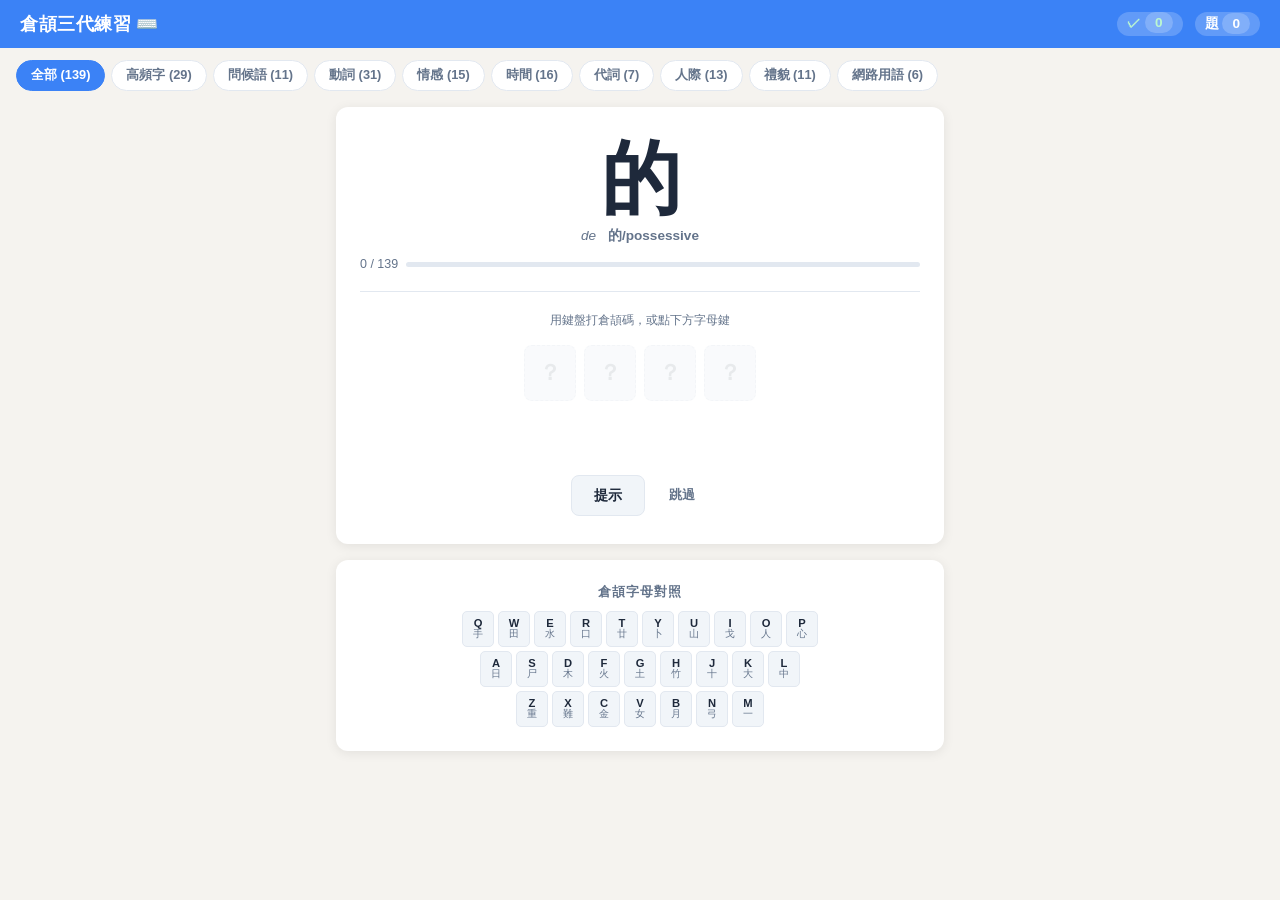
<file: index.html>
<!DOCTYPE html>
<html lang="zh-TW">
<head>
  <meta charset="UTF-8" />
  <meta name="viewport" content="width=device-width, initial-scale=1.0" />
  <title>倉頡三代練習 Cangjie 3 Practice</title>
  <style>
    /* ── Reset & Base ── */
    *, *::before, *::after { box-sizing: border-box; margin: 0; padding: 0; }
    :root {
      --bg: #f5f3ef;
      --card: #ffffff;
      --primary: #3b82f6;
      --primary-dark: #2563eb;
      --success: #22c55e;
      --error: #ef4444;
      --warn: #f59e0b;
      --text: #1e293b;
      --muted: #64748b;
      --border: #e2e8f0;
      --key-bg: #f1f5f9;
      --key-active: #bfdbfe;
      --key-correct: #bbf7d0;
      --radius: 12px;
      --shadow: 0 2px 12px rgba(0,0,0,.08);
    }
    html { font-size: 16px; }
    body {
      font-family: -apple-system, BlinkMacSystemFont, 'Segoe UI', 'PingFang TC',
                   'Noto Sans TC', sans-serif;
      background: var(--bg);
      color: var(--text);
      min-height: 100dvh;
      display: flex;
      flex-direction: column;
    }

    /* ── Header ── */
    header {
      background: var(--primary);
      color: #fff;
      padding: 12px 20px;
      display: flex;
      align-items: center;
      justify-content: space-between;
      flex-wrap: wrap;
      gap: 8px;
    }
    header h1 { font-size: 1.1rem; font-weight: 700; letter-spacing: .5px; }
    .score-bar {
      display: flex;
      gap: 12px;
      font-size: .85rem;
      font-weight: 600;
    }
    .score-bar span { background: rgba(255,255,255,.2); padding: 3px 10px; border-radius: 20px; }
    .score-correct { color: #bbf7d0; }
    .score-total   { color: #fff; }

    /* ── Category Tabs ── */
    .tabs {
      display: flex;
      overflow-x: auto;
      gap: 6px;
      padding: 12px 16px 0;
      scrollbar-width: none;
    }
    .tabs::-webkit-scrollbar { display: none; }
    .tab {
      flex-shrink: 0;
      padding: 6px 14px;
      border-radius: 20px;
      border: 1.5px solid var(--border);
      background: var(--card);
      cursor: pointer;
      font-size: .8rem;
      font-weight: 600;
      color: var(--muted);
      transition: all .2s;
      white-space: nowrap;
    }
    .tab.active {
      background: var(--primary);
      border-color: var(--primary);
      color: #fff;
    }

    /* ── Main Card ── */
    main {
      flex: 1;
      display: flex;
      flex-direction: column;
      align-items: center;
      padding: 16px;
      gap: 16px;
      max-width: 640px;
      width: 100%;
      margin: 0 auto;
    }

    .card {
      background: var(--card);
      border-radius: var(--radius);
      box-shadow: var(--shadow);
      padding: 24px;
      width: 100%;
    }

    /* Character display */
    .char-display {
      text-align: center;
      padding: 8px 0 4px;
    }
    .char-big {
      font-size: 5rem;
      line-height: 1;
      font-weight: 700;
      color: var(--text);
      letter-spacing: -2px;
    }
    .char-meta {
      margin-top: 8px;
      font-size: .85rem;
      color: var(--muted);
    }
    .char-pinyin { font-style: italic; margin-right: 8px; }
    .char-meaning { font-weight: 600; }

    /* Progress */
    .progress-wrap {
      margin-top: 12px;
      display: flex;
      align-items: center;
      gap: 8px;
      font-size: .78rem;
      color: var(--muted);
    }
    .progress-bar {
      flex: 1;
      height: 5px;
      background: var(--border);
      border-radius: 4px;
      overflow: hidden;
    }
    .progress-fill {
      height: 100%;
      background: var(--primary);
      border-radius: 4px;
      transition: width .4s;
    }

    /* Input area */
    .input-area {
      display: flex;
      flex-direction: column;
      align-items: center;
      gap: 12px;
      padding: 4px 0;
    }
    .code-display {
      display: flex;
      gap: 8px;
      justify-content: center;
      min-height: 52px;
      align-items: center;
    }
    .code-key {
      width: 52px;
      height: 56px;
      border-radius: 8px;
      background: var(--key-bg);
      border: 1.5px solid var(--border);
      display: flex;
      flex-direction: column;
      align-items: center;
      justify-content: center;
      transition: all .15s;
      position: relative;
      gap: 2px;
    }
    .code-key .radical-main {
      font-size: 1.4rem;
      font-weight: 700;
      line-height: 1;
    }
    .code-key .key-letter {
      font-size: .6rem;
      color: var(--muted);
      font-weight: 500;
      text-transform: uppercase;
      letter-spacing: .5px;
    }
    .code-key.typed   { background: var(--key-active); border-color: var(--primary); color: var(--primary-dark); }
    .code-key.correct { background: var(--key-correct); border-color: var(--success); color: #15803d; }
    .code-key.wrong   { background: #fee2e2; border-color: var(--error); color: #b91c1c; }
    .code-key.empty   { border-style: dashed; opacity: .4; }

    /* Hidden real input to catch keyboard */
    #hidden-input {
      position: absolute;
      opacity: 0;
      pointer-events: none;
      width: 1px;
      height: 1px;
    }

    /* Feedback message */
    .feedback {
      font-size: .95rem;
      font-weight: 700;
      min-height: 1.4em;
      text-align: center;
      transition: opacity .2s;
    }
    .feedback.correct { color: var(--success); }
    .feedback.wrong   { color: var(--error); }
    .feedback.hint    { color: var(--warn); }

    /* Answer reveal */
    .answer-reveal {
      font-size: .85rem;
      color: var(--muted);
      text-align: center;
      min-height: 1.2em;
    }
    .answer-reveal strong { color: var(--text); font-family: monospace; letter-spacing: 2px; font-size: 1rem; }

    /* Buttons */
    .btn-row {
      display: flex;
      gap: 10px;
      justify-content: center;
      flex-wrap: wrap;
    }
    button {
      padding: 10px 22px;
      border-radius: 8px;
      border: none;
      font-size: .9rem;
      font-weight: 600;
      cursor: pointer;
      transition: all .15s;
    }
    .btn-primary {
      background: var(--primary);
      color: #fff;
    }
    .btn-primary:hover { background: var(--primary-dark); }
    .btn-secondary {
      background: var(--key-bg);
      color: var(--text);
      border: 1.5px solid var(--border);
    }
    .btn-secondary:hover { background: var(--border); }
    .btn-skip {
      background: transparent;
      color: var(--muted);
      font-size: .8rem;
      padding: 6px 14px;
    }

    /* ── Cangjie Keyboard Reference ── */
    .kbd-ref {
      width: 100%;
    }
    .kbd-ref h3 {
      font-size: .8rem;
      color: var(--muted);
      text-align: center;
      margin-bottom: 10px;
      text-transform: uppercase;
      letter-spacing: 1px;
    }
    .keyboard {
      display: flex;
      flex-direction: column;
      gap: 4px;
      align-items: center;
    }
    .kbd-row {
      display: flex;
      gap: 4px;
    }
    .kkey {
      width: 32px;
      height: 36px;
      border-radius: 5px;
      background: var(--key-bg);
      border: 1px solid var(--border);
      display: flex;
      flex-direction: column;
      align-items: center;
      justify-content: center;
      font-size: .65rem;
      line-height: 1.1;
      cursor: pointer;
      transition: background .1s;
      user-select: none;
    }
    .kkey:active { background: var(--key-active); }
    .kkey .eng  { font-weight: 700; font-size: .7rem; }
    .kkey .chi  { font-size: .62rem; color: var(--muted); }
    .kkey.lit   { background: var(--key-active); border-color: var(--primary); }

    /* ── Stats / Completed ── */
    .done-screen {
      text-align: center;
      padding: 16px 0;
    }
    .done-screen .big-emoji { font-size: 3.5rem; margin-bottom: 8px; }
    .done-screen h2 { font-size: 1.3rem; margin-bottom: 6px; }
    .done-screen p  { color: var(--muted); font-size: .9rem; }
    .stat-row {
      display: flex;
      gap: 12px;
      justify-content: center;
      margin: 16px 0;
      flex-wrap: wrap;
    }
    .stat-box {
      padding: 12px 20px;
      border-radius: var(--radius);
      background: var(--key-bg);
      text-align: center;
    }
    .stat-box .num  { font-size: 1.8rem; font-weight: 700; color: var(--primary); }
    .stat-box .lbl  { font-size: .75rem; color: var(--muted); margin-top: 2px; }

    /* ── Mobile tap buttons (virtual keyboard) ── */
    .mobile-hint {
      font-size: .75rem;
      color: var(--muted);
      text-align: center;
      margin-bottom: 4px;
    }

    @media (max-width: 480px) {
      .char-big { font-size: 4rem; }
      .kkey { width: 28px; height: 32px; font-size: .55rem; }
      .kkey .eng { font-size: .6rem; }
    }
  </style>
</head>
<body>

<header>
  <h1>倉頡三代練習 ⌨️</h1>
  <div class="score-bar">
    <span class="score-correct">✓ <span id="hdr-correct">0</span></span>
    <span class="score-total">題 <span id="hdr-total">0</span></span>
  </div>
</header>

<div class="tabs" id="tabs"></div>

<main>
  <!-- Practice card -->
  <div class="card" id="practice-card">
    <div class="char-display">
      <div class="char-big" id="char-display">？</div>
      <div class="char-meta">
        <span class="char-pinyin" id="char-pinyin"></span>
        <span class="char-meaning" id="char-meaning"></span>
      </div>
      <div class="progress-wrap">
        <span id="prog-text">0 / 0</span>
        <div class="progress-bar"><div class="progress-fill" id="prog-fill" style="width:0%"></div></div>
      </div>
    </div>

    <hr style="margin:16px 0;border:none;border-top:1px solid var(--border)">

    <div class="input-area">
      <div class="mobile-hint">用鍵盤打倉頡碼，或點下方字母鍵</div>

      <div class="code-display" id="code-display"></div>

      <input id="hidden-input" type="text" autocomplete="off" autocorrect="off"
             autocapitalize="off" spellcheck="false" />

      <div class="feedback" id="feedback"></div>
      <div class="answer-reveal" id="answer-reveal"></div>

      <div class="btn-row">
        <button class="btn-secondary" id="btn-hint">提示</button>
        <button class="btn-primary" id="btn-next" style="display:none">下一題 →</button>
        <button class="btn-skip" id="btn-skip">跳過</button>
      </div>
    </div>
  </div>

  <!-- Done screen (hidden) -->
  <div class="card done-screen" id="done-card" style="display:none">
    <div class="big-emoji" id="done-emoji">🎉</div>
    <h2 id="done-title">練習完成！</h2>
    <p id="done-sub"></p>
    <div class="stat-row">
      <div class="stat-box">
        <div class="num" id="stat-correct">-</div>
        <div class="lbl">答對</div>
      </div>
      <div class="stat-box">
        <div class="num" id="stat-total">-</div>
        <div class="lbl">總題數</div>
      </div>
      <div class="stat-box">
        <div class="num" id="stat-pct">-</div>
        <div class="lbl">正確率</div>
      </div>
    </div>
    <div class="btn-row">
      <button class="btn-primary" id="btn-restart">再練一次</button>
      <button class="btn-secondary" id="btn-allcat">選其他類別</button>
    </div>
  </div>

  <!-- Cangjie keyboard reference -->
  <div class="card kbd-ref">
    <h3>倉頡字母對照</h3>
    <div class="keyboard" id="keyboard"></div>
  </div>
</main>

<script>
// ─────────────────────────────────────────────
// Cangjie key → radical mapping
// ─────────────────────────────────────────────
const CJ_KEYS = {
  q:'手', w:'田', e:'水', r:'口', t:'廿',
  y:'卜', u:'山', i:'戈', o:'人', p:'心',
  a:'日', s:'尸', d:'木', f:'火', g:'土',
  h:'竹', j:'十', k:'大', l:'中',
  z:'重', x:'難', c:'金', v:'女', b:'月', n:'弓', m:'一'
};

// ─────────────────────────────────────────────
// Character dataset  (char, code, pinyin, meaning, category)
// Codes verified against Jackchows/Cangjie5 TC dictionary
// ─────────────────────────────────────────────
const CHARS = [
  // ── 人稱代詞
  { char:'我', code:'hqi',   pinyin:'wǒ',    meaning:'我/I',      cat:'pronouns' },
  { char:'你', code:'onf',   pinyin:'nǐ',    meaning:'你/You',    cat:'pronouns' },
  { char:'他', code:'opd',   pinyin:'tā',    meaning:'他/He',     cat:'pronouns' },
  { char:'她', code:'vpd',   pinyin:'tā',    meaning:'她/She',    cat:'pronouns' },
  { char:'們', code:'oan',   pinyin:'men',   meaning:'們/Plural', cat:'pronouns' },
  { char:'大', code:'k',     pinyin:'dà',    meaning:'大/Big',    cat:'pronouns' },
  { char:'小', code:'nc',    pinyin:'xiǎo',  meaning:'小/Small',  cat:'pronouns' },

  // ── 基本問候
  { char:'好', code:'vnd',   pinyin:'hǎo',  meaning:'好/Good',    cat:'greet' },
  { char:'嗎', code:'rsqf',  pinyin:'ma',   meaning:'嗎/？(Q)',   cat:'greet' },
  { char:'呢', code:'rsp',   pinyin:'ne',   meaning:'呢/And you?',cat:'greet' },
  { char:'啊', code:'rnlr',  pinyin:'ā',    meaning:'啊/Ah!',     cat:'greet' },
  { char:'嗯', code:'rwkp',  pinyin:'ń',    meaning:'嗯/Mm-hmm',  cat:'greet' },
  { char:'吧', code:'rau',   pinyin:'ba',   meaning:'吧/Right?',  cat:'greet' },
  { char:'哦', code:'rhqi',  pinyin:'ò',    meaning:'哦/Oh',      cat:'greet' },
  { char:'哈', code:'romr',  pinyin:'hā',   meaning:'哈/Haha',    cat:'greet' },
  { char:'哇', code:'rgg',   pinyin:'wā',   meaning:'哇/Wow',     cat:'greet' },
  { char:'嘿', code:'rwgf',  pinyin:'hēi',  meaning:'嘿/Hey',     cat:'greet' },
  { char:'哎', code:'rtk',   pinyin:'āi',   meaning:'哎/Alas',    cat:'greet' },

  // ── 常用動詞
  { char:'是', code:'amyo',  pinyin:'shì',  meaning:'是/Is',      cat:'verbs' },
  { char:'有', code:'kb',    pinyin:'yǒu',  meaning:'有/Have',    cat:'verbs' },
  { char:'要', code:'mwv',   pinyin:'yào',  meaning:'要/Want',    cat:'verbs' },
  { char:'來', code:'doo',   pinyin:'lái',  meaning:'來/Come',    cat:'verbs' },
  { char:'去', code:'gi',    pinyin:'qù',   meaning:'去/Go',      cat:'verbs' },
  { char:'說', code:'yrcru', pinyin:'shuō', meaning:'說/Say',     cat:'verbs' },
  { char:'看', code:'hqbu',  pinyin:'kàn',  meaning:'看/Look',    cat:'verbs' },
  { char:'知', code:'okr',   pinyin:'zhī',  meaning:'知/Know',    cat:'verbs' },
  { char:'想', code:'dup',   pinyin:'xiǎng',meaning:'想/Think',   cat:'verbs' },
  { char:'做', code:'ojrk',  pinyin:'zuò',  meaning:'做/Do',      cat:'verbs' },
  { char:'吃', code:'ron',   pinyin:'chī',  meaning:'吃/Eat',     cat:'verbs' },
  { char:'喝', code:'rapp',  altCodes:['rapv'], pinyin:'hē',   meaning:'喝/Drink',   cat:'verbs' },
  { char:'玩', code:'mgmmu', pinyin:'wán',  meaning:'玩/Play',    cat:'verbs' },
  { char:'走', code:'gyo',   pinyin:'zǒu',  meaning:'走/Walk',    cat:'verbs' },
  { char:'睡', code:'buhjm', pinyin:'shuì', meaning:'睡/Sleep',   cat:'verbs' },
  { char:'買', code:'wlbuc', pinyin:'mǎi',  meaning:'買/Buy',     cat:'verbs' },
  { char:'聽', code:'sgjwp', pinyin:'tīng', meaning:'聽/Listen',  cat:'verbs' },
  { char:'問', code:'anr',   pinyin:'wèn',  meaning:'問/Ask',     cat:'verbs' },
  { char:'幫', code:'gihab', pinyin:'bāng', meaning:'幫/Help',    cat:'verbs' },
  { char:'請', code:'yrqmb', pinyin:'qǐng', meaning:'請/Please',  cat:'verbs' },
  { char:'作', code:'ohs',   pinyin:'zuò',  meaning:'作/Do/Make', cat:'verbs' },
  { char:'應', code:'igp',   pinyin:'yīng', meaning:'應/Should',  cat:'verbs' },
  { char:'開', code:'anmjj', altCodes:['anmkj','anmt'], pinyin:'kāi',  meaning:'開/Open',    cat:'verbs' },
  { char:'關', code:'anvit', pinyin:'guān', meaning:'關/Close',   cat:'verbs' },
  { char:'找', code:'qi',    pinyin:'zhǎo', meaning:'找/Find',    cat:'verbs' },
  { char:'等', code:'hgdi',  pinyin:'děng', meaning:'等/Wait',    cat:'verbs' },
  { char:'覺', code:'hbbuu', pinyin:'jué',  meaning:'覺/Feel',    cat:'verbs' },
  { char:'得', code:'hoami', pinyin:'de',   meaning:'得/得',      cat:'verbs' },
  { char:'給', code:'vfomr', pinyin:'gěi',  meaning:'給/Give',    cat:'verbs' },
  { char:'讓', code:'yryrv', pinyin:'ràng', meaning:'讓/Let',     cat:'verbs' },
  { char:'記', code:'yrsu',  pinyin:'jì',   meaning:'記/Remember',cat:'verbs' },

  // ── 情感
  { char:'愛', code:'bbpe',  pinyin:'ài',   meaning:'愛/Love',    cat:'emotion' },
  { char:'喜', code:'grtr',  pinyin:'xǐ',   meaning:'喜/Happy',   cat:'emotion' },
  { char:'歡', code:'tgno',  pinyin:'huān', meaning:'歡/Joyful',  cat:'emotion' },
  { char:'樂', code:'vid',   pinyin:'lè',   meaning:'樂/Joyful',  cat:'emotion' },
  { char:'快', code:'pdk',   pinyin:'kuài', meaning:'快/Fast',    cat:'emotion' },
  { char:'高', code:'yrbr',  pinyin:'gāo',  meaning:'高/High',    cat:'emotion' },
  { char:'興', code:'hxbc',  pinyin:'xìng', meaning:'興/Excited', cat:'emotion' },
  { char:'棒', code:'dqkq',  pinyin:'bàng', meaning:'棒/Great',   cat:'emotion' },
  { char:'難', code:'toog',  pinyin:'nán',  meaning:'難/Hard',    cat:'emotion' },
  { char:'苦', code:'tjr',   pinyin:'kǔ',   meaning:'苦/Bitter',  cat:'emotion' },
  { char:'真', code:'jbmc',  pinyin:'zhēn', meaning:'真/Real',    cat:'emotion' },
  { char:'感', code:'irp',   pinyin:'gǎn',  meaning:'感/Feel',    cat:'emotion' },
  { char:'情', code:'pqmb',  pinyin:'qíng', meaning:'情/Feeling', cat:'emotion' },
  { char:'思', code:'wp',    pinyin:'sī',   meaning:'思/Think',   cat:'emotion' },
  { char:'心', code:'p',     pinyin:'xīn',  meaning:'心/Heart',   cat:'emotion' },

  // ── 時間
  { char:'今', code:'oin',   pinyin:'jīn',  meaning:'今/Today',   cat:'time' },
  { char:'明', code:'ab',    pinyin:'míng', meaning:'明/Tomorrow',cat:'time' },
  { char:'昨', code:'ahs',   pinyin:'zuó',  meaning:'昨/Yesterday',cat:'time'},
  { char:'早', code:'aj',    pinyin:'zǎo',  meaning:'早/Morning', cat:'time' },
  { char:'晚', code:'anau',  altCodes:['ashu'], pinyin:'wǎn',  meaning:'晚/Evening', cat:'time' },
  { char:'天', code:'mk',    pinyin:'tiān', meaning:'天/Day',     cat:'time' },
  { char:'日', code:'a',     pinyin:'rì',   meaning:'日/Sun/Day', cat:'time' },
  { char:'月', code:'b',     pinyin:'yuè',  meaning:'月/Month',   cat:'time' },
  { char:'年', code:'oq',    pinyin:'nián', meaning:'年/Year',    cat:'time' },
  { char:'星', code:'ahqm',  pinyin:'xīng', meaning:'星/Star',    cat:'time' },
  { char:'期', code:'tcb',   pinyin:'qī',   meaning:'期/Period',  cat:'time' },
  { char:'時', code:'agdi',  pinyin:'shí',  meaning:'時/Time',    cat:'time' },
  { char:'候', code:'olnk',  pinyin:'hòu',  meaning:'候/Wait',    cat:'time' },
  { char:'後', code:'hovie', pinyin:'hòu',  meaning:'後/After',   cat:'time' },
  { char:'前', code:'tbln',  pinyin:'qián', meaning:'前/Before',  cat:'time' },
  { char:'再', code:'mgb',   pinyin:'zài',  meaning:'再/Again',   cat:'time' },

  // ── 常見高頻字
  { char:'的', code:'hapi',  pinyin:'de',   meaning:'的/possessive',cat:'common' },
  { char:'一', code:'m',     pinyin:'yī',   meaning:'一/One',     cat:'common' },
  { char:'不', code:'mf',    pinyin:'bù',   meaning:'不/Not',     cat:'common' },
  { char:'了', code:'nn',    pinyin:'le',   meaning:'了/particle',cat:'common' },
  { char:'和', code:'hdr',   pinyin:'hé',   meaning:'和/And',     cat:'common' },
  { char:'人', code:'o',     pinyin:'rén',  meaning:'人/Person',  cat:'common' },
  { char:'這', code:'yymr',  pinyin:'zhè',  meaning:'這/This',    cat:'common' },
  { char:'中', code:'l',     pinyin:'zhōng',meaning:'中/Middle',  cat:'common' },
  { char:'為', code:'iknf',  pinyin:'wéi',  meaning:'為/For',     cat:'common' },
  { char:'上', code:'ym',    pinyin:'shàng',meaning:'上/Up',      cat:'common' },
  { char:'個', code:'owjr',  pinyin:'gè',   meaning:'個/Measure', cat:'common' },
  { char:'以', code:'vio',   pinyin:'yǐ',   meaning:'以/Use',     cat:'common' },
  { char:'也', code:'pd',    pinyin:'yě',   meaning:'也/Also',    cat:'common' },
  { char:'能', code:'ibpp',  pinyin:'néng', meaning:'能/Can',     cat:'common' },
  { char:'下', code:'my',    pinyin:'xià',  meaning:'下/Down',    cat:'common' },
  { char:'子', code:'nd',    pinyin:'zi',   meaning:'子/Child',   cat:'common' },
  { char:'在', code:'klg',   pinyin:'zài',  meaning:'在/At',      cat:'common' },
  { char:'可', code:'mnr',   pinyin:'kě',   meaning:'可/Can',     cat:'common' },
  { char:'就', code:'yfiku', pinyin:'jiù',  meaning:'就/Just',    cat:'common' },
  { char:'對', code:'tgdi',  pinyin:'duì',  meaning:'對/Right',   cat:'common' },
  { char:'會', code:'omwa',  pinyin:'huì',  meaning:'會/Will',    cat:'common' },
  { char:'都', code:'janl',  pinyin:'dōu',  meaning:'都/All',     cat:'common' },
  { char:'那', code:'sqnl',  pinyin:'nà',   meaning:'那/That',    cat:'common' },
  { char:'就', code:'yfiku', pinyin:'jiù',  meaning:'就/Then',    cat:'common' },
  { char:'因', code:'wk',    pinyin:'yīn',  meaning:'因/Because', cat:'common' },
  { char:'而', code:'mbll',  pinyin:'ér',   meaning:'而/And',     cat:'common' },
  { char:'但', code:'oam',   pinyin:'dàn',  meaning:'但/But',     cat:'common' },
  { char:'或', code:'irm',   pinyin:'huò',  meaning:'或/Or',      cat:'common' },
  { char:'只', code:'rc',    pinyin:'zhǐ',  meaning:'只/Only',    cat:'common' },
  { char:'已', code:'su',    pinyin:'yǐ',   meaning:'已/Already', cat:'common' },

  // ── 人際關係
  { char:'朋', code:'bb',    pinyin:'péng', meaning:'朋/Friend',  cat:'people' },
  { char:'友', code:'ke',    pinyin:'yǒu',  meaning:'友/Friend',  cat:'people' },
  { char:'家', code:'jmso',  pinyin:'jiā',  meaning:'家/Home',    cat:'people' },
  { char:'父', code:'ck',    pinyin:'fù',   meaning:'父/Father',  cat:'people' },
  { char:'母', code:'wyi',   pinyin:'mǔ',   meaning:'母/Mother',  cat:'people' },
  { char:'兄', code:'rhu',   pinyin:'xiōng',meaning:'兄/Brother', cat:'people' },
  { char:'弟', code:'cnlh',  pinyin:'dì',   meaning:'弟/Brother', cat:'people' },
  { char:'姐', code:'vbm',   pinyin:'jiě',  meaning:'姐/Sister',  cat:'people' },
  { char:'妹', code:'vjd',   pinyin:'mèi',  meaning:'妹/Sister',  cat:'people' },
  { char:'男', code:'wks',   pinyin:'nán',  meaning:'男/Male',    cat:'people' },
  { char:'女', code:'v',     pinyin:'nǚ',   meaning:'女/Female',  cat:'people' },
  { char:'老', code:'jkp',   pinyin:'lǎo',  meaning:'老/Old',     cat:'people' },
  { char:'師', code:'hrmlb', pinyin:'shī',  meaning:'師/Teacher', cat:'people' },

  // ── 道謝道歉
  { char:'謝', code:'yrhhi', pinyin:'xiè',  meaning:'謝/Thanks',  cat:'polite' },
  { char:'對', code:'tgdi',  pinyin:'duì',  meaning:'對/Correct', cat:'polite' },
  { char:'起', code:'goru',  pinyin:'qǐ',   meaning:'起/Rise',    cat:'polite' },
  { char:'沒', code:'ehse',  altCodes:['ene'], pinyin:'méi',  meaning:'沒/No/Not',  cat:'polite' },
  { char:'事', code:'jlln',  pinyin:'shì',  meaning:'事/Matter',  cat:'polite' },
  { char:'係', code:'ohvf',  pinyin:'xì',   meaning:'係/Connect', cat:'polite' },
  { char:'辛', code:'ytj',   pinyin:'xīn',  meaning:'辛/Hard',    cat:'polite' },
  { char:'苦', code:'tjr',   pinyin:'kǔ',   meaning:'苦/Hard',    cat:'polite' },
  { char:'加', code:'ksr',   pinyin:'jiā',  meaning:'加/Add',     cat:'polite' },
  { char:'油', code:'elw',   pinyin:'yóu',  meaning:'油/Oil',     cat:'polite' },
  { char:'抱', code:'qpru',  pinyin:'bào',  meaning:'抱/Hold',    cat:'polite' },
  { char:'歉', code:'hcno',  altCodes:['tcno'], pinyin:'qiàn', meaning:'歉/Apology', cat:'polite' },
  { char:'意', code:'ytap',  pinyin:'yì',   meaning:'意/Meaning', cat:'polite' },
  { char:'思', code:'wp',    pinyin:'si',   meaning:'思/Think',   cat:'polite' },

  // ── 網路用語 / 常用表達
  { char:'哈', code:'romr',  pinyin:'hā',   meaning:'哈/LOL',     cat:'net' },
  { char:'哦', code:'rhqi',  pinyin:'ò',    meaning:'哦/Oh I see',cat:'net' },
  { char:'嗯', code:'rwkp',  pinyin:'ń',    meaning:'嗯/Mm',      cat:'net' },
  { char:'喔', code:'rsmg',  pinyin:'ō',    meaning:'喔/Oh',      cat:'net' },
  { char:'棒', code:'dqkq',  pinyin:'bàng', meaning:'棒/Awesome', cat:'net' },
  { char:'讚', code:'yrhuc', pinyin:'zàn',  meaning:'讚/Like',    cat:'net' },
  { char:'很', code:'hoav',  pinyin:'hěn',  meaning:'很/Very',    cat:'net' },
  { char:'超', code:'goshr', pinyin:'chāo', meaning:'超/Super',   cat:'net' },
  { char:'最', code:'asje',  pinyin:'zuì',  meaning:'最/Most',    cat:'net' },
  { char:'好', code:'vnd',   pinyin:'hǎo',  meaning:'好/Good',    cat:'net' },
  { char:'了', code:'nn',    pinyin:'le',   meaning:'了/Done',    cat:'net' },
  { char:'喜', code:'grtr',  pinyin:'xǐ',   meaning:'喜/Like',    cat:'net' },
  { char:'歡', code:'tgno',  pinyin:'huān', meaning:'歡/Happy',   cat:'net' },
  { char:'哭', code:'rrik',  pinyin:'kū',   meaning:'哭/Cry',     cat:'net' },
];

// Remove duplicates by char
const seen = new Set();
const UNIQUE_CHARS = CHARS.filter(c => {
  if (seen.has(c.char)) return false;
  seen.add(c.char);
  return true;
});

// ─────────────────────────────────────────────
// Categories
// ─────────────────────────────────────────────
const CATEGORIES = [
  { id: 'all',      label: '全部' },
  { id: 'common',   label: '高頻字' },
  { id: 'greet',    label: '問候語' },
  { id: 'verbs',    label: '動詞' },
  { id: 'emotion',  label: '情感' },
  { id: 'time',     label: '時間' },
  { id: 'pronouns', label: '代詞' },
  { id: 'people',   label: '人際' },
  { id: 'polite',   label: '禮貌' },
  { id: 'net',      label: '網路用語' },
];

// ─────────────────────────────────────────────
// State
// ─────────────────────────────────────────────
let currentCat  = 'all';
let queue       = [];
let idx         = 0;
let typed       = '';
let answered    = false;
let totalQ      = 0;
let correctQ    = 0;
let litKeys     = new Set();

// ─────────────────────────────────────────────
// DOM refs
// ─────────────────────────────────────────────
const elChar    = document.getElementById('char-display');
const elPinyin  = document.getElementById('char-pinyin');
const elMeaning = document.getElementById('char-meaning');
const elProg    = document.getElementById('prog-text');
const elFill    = document.getElementById('prog-fill');
const elCode    = document.getElementById('code-display');
const elFB      = document.getElementById('feedback');
const elReveal  = document.getElementById('answer-reveal');
const elNext    = document.getElementById('btn-next');
const elHint    = document.getElementById('btn-hint');
const elSkip    = document.getElementById('btn-skip');
const elInput   = document.getElementById('hidden-input');
const elHdrC    = document.getElementById('hdr-correct');
const elHdrT    = document.getElementById('hdr-total');
const elPCard   = document.getElementById('practice-card');
const elDCard   = document.getElementById('done-card');
const elKbd     = document.getElementById('keyboard');

// ─────────────────────────────────────────────
// Build Cangjie keyboard reference
// ─────────────────────────────────────────────
const KBD_ROWS = [
  ['q','w','e','r','t','y','u','i','o','p'],
  ['a','s','d','f','g','h','j','k','l'],
  ['z','x','c','v','b','n','m'],
];

function buildKeyboard() {
  KBD_ROWS.forEach(row => {
    const div = document.createElement('div');
    div.className = 'kbd-row';
    row.forEach(k => {
      const el = document.createElement('div');
      el.className = 'kkey';
      el.id = `kkey-${k}`;
      el.innerHTML = `<span class="eng">${k.toUpperCase()}</span><span class="chi">${CJ_KEYS[k] || ''}</span>`;
      div.appendChild(el);
    });
    elKbd.appendChild(div);
  });
}

function litKeyboard(keys) {
  litKeys.forEach(k => {
    const el = document.getElementById(`kkey-${k}`);
    if (el) el.classList.remove('lit');
  });
  litKeys.clear();
  keys.forEach(k => {
    const el = document.getElementById(`kkey-${k}`);
    if (el) { el.classList.add('lit'); litKeys.add(k); }
  });
}

// ─────────────────────────────────────────────
// Build category tabs
// ─────────────────────────────────────────────
function buildTabs() {
  const wrap = document.getElementById('tabs');
  CATEGORIES.forEach(c => {
    const btn = document.createElement('button');
    btn.className = 'tab' + (c.id === currentCat ? ' active' : '');
    const count = c.id === 'all'
      ? UNIQUE_CHARS.length
      : UNIQUE_CHARS.filter(x => x.cat === c.id).length;
    btn.textContent = `${c.label} (${count})`;
    btn.dataset.cat = c.id;
    btn.addEventListener('click', () => {
      currentCat = c.id;
      document.querySelectorAll('.tab').forEach(t => t.classList.remove('active'));
      btn.classList.add('active');
      startSession();
    });
    wrap.appendChild(btn);
  });
}

// ─────────────────────────────────────────────
// Session management
// ─────────────────────────────────────────────
function startSession() {
  const pool = currentCat === 'all'
    ? [...UNIQUE_CHARS]
    : UNIQUE_CHARS.filter(c => c.cat === currentCat);

  // Shuffle
  queue = pool.sort(() => Math.random() - .5);
  idx       = 0;
  totalQ    = 0;
  correctQ  = 0;
  updateHeader();
  elPCard.style.display = '';
  elDCard.style.display = 'none';
  loadQuestion();
}

function loadQuestion() {
  if (idx >= queue.length) { showDone(); return; }
  const item = queue[idx];
  elChar.textContent    = item.char;
  elPinyin.textContent  = item.pinyin;
  elMeaning.textContent = item.meaning;
  typed    = '';
  answered = false;
  elFB.textContent     = '';
  elFB.className       = 'feedback';
  elReveal.innerHTML   = '';
  elNext.style.display = 'none';
  elHint.style.display = '';
  elSkip.style.display = '';
  renderCodeSlots(item.code, '');
  litKeyboard([]);
  updateProgress();
  focusInput();
}

function updateProgress() {
  const total = queue.length;
  const pct   = total ? Math.round((idx / total) * 100) : 0;
  elProg.textContent      = `${idx} / ${total}`;
  elFill.style.width      = `${pct}%`;
}

function updateHeader() {
  elHdrC.textContent = correctQ;
  elHdrT.textContent = totalQ;
}

// ─────────────────────────────────────────────
// Render code key slots
// ─────────────────────────────────────────────
function keySlotHTML(letter) {
  const radical = CJ_KEYS[letter] || letter.toUpperCase();
  return `<span class="radical-main">${radical}</span><span class="key-letter">${letter.toUpperCase()}</span>`;
}

function renderCodeSlots(code, typed, state) {
  elCode.innerHTML = '';
  const len = code.length;
  for (let i = 0; i < len; i++) {
    const letter = code[i];
    const div = document.createElement('div');
    let cls = 'code-key';
    if (state === 'correct') {
      cls += ' correct';
      div.innerHTML = keySlotHTML(letter);
    } else if (state === 'wrong') {
      if (i < typed.length) {
        cls += typed[i] === letter ? ' correct' : ' wrong';
      } else {
        cls += ' empty';
      }
      div.innerHTML = keySlotHTML(letter);
    } else {
      if (i < typed.length) {
        cls += ' typed';
        div.innerHTML = keySlotHTML(typed[i]);
      } else {
        cls += ' empty';
        div.innerHTML = `<span class="radical-main" style="opacity:.2">？</span>`;
      }
    }
    div.className = cls;
    elCode.appendChild(div);
  }
}

// ─────────────────────────────────────────────
// Input handling
// ─────────────────────────────────────────────
function focusInput() {
  elInput.value = '';
  // Small timeout for mobile
  setTimeout(() => elInput.focus(), 50);
}

elInput.addEventListener('input', e => {
  if (answered) return;
  const raw  = e.target.value.toLowerCase().replace(/[^a-z]/g, '');
  e.target.value = '';
  if (!raw) return;
  const item = queue[idx];
  const code = item.code;

  // Accept one char at a time
  for (const ch of raw) {
    if (typed.length < code.length) {
      typed += ch;
    }
  }
  renderCodeSlots(code, typed, null);
  litKeyboard([...typed]);

  // Auto-submit when length matches
  if (typed.length === code.length) {
    submitAnswer();
  }
});

// Also handle keydown for better desktop UX
elInput.addEventListener('keydown', e => {
  if (e.key === 'Backspace' && !answered) {
    typed = typed.slice(0, -1);
    renderCodeSlots(queue[idx].code, typed, null);
    litKeyboard([...typed]);
    e.preventDefault();
    return;
  }
  if (e.key === 'Enter' && answered) {
    nextQuestion();
    return;
  }
});

// Click anywhere on practice card to refocus
elPCard.addEventListener('click', () => { if (!answered) focusInput(); });

// ─────────────────────────────────────────────
// Submit
// ─────────────────────────────────────────────
function submitAnswer() {
  if (answered) return;
  answered = true;
  const item      = queue[idx];
  const code      = item.code;
  const validCodes = [code, ...(item.altCodes || [])];
  const isOK      = validCodes.includes(typed);

  totalQ++;
  if (isOK) correctQ++;
  updateHeader();

  if (isOK) {
    const radicals = [...code].map(k => CJ_KEYS[k] || k.toUpperCase()).join('');
    elFB.textContent  = `✓ 正確！${radicals}`;
    elFB.className    = 'feedback correct';
    renderCodeSlots(code, typed, 'correct');
    litKeyboard([...code]);
  } else {
    elFB.textContent  = '✗ 不對，正確答案：';
    elFB.className    = 'feedback wrong';
    renderCodeSlots(code, typed, 'wrong');
    showReveal(code);
  }

  elNext.style.display = 'inline-block';
  elHint.style.display = 'none';
  elSkip.style.display = 'none';
}

function showReveal(code) {
  const radicals = [...code].map(k => CJ_KEYS[k] || k.toUpperCase()).join('');
  const letters  = code.toUpperCase();
  elReveal.innerHTML = `<strong>${radicals}</strong> <span style="font-size:.8rem;color:var(--muted)">(${letters})</span>`;
}

// ─────────────────────────────────────────────
// Next question
// ─────────────────────────────────────────────
function nextQuestion() {
  idx++;
  loadQuestion();
}

elNext.addEventListener('click', nextQuestion);

elSkip.addEventListener('click', () => {
  // Move skipped item to end
  const skipped = queue.splice(idx, 1)[0];
  queue.push(skipped);
  updateProgress();
  loadQuestion();
});

elHint.addEventListener('click', () => {
  const item    = queue[idx];
  const first   = item.code[0];
  const radical = CJ_KEYS[first] || first.toUpperCase();
  elFB.textContent = `提示：第一碼是「${radical}」(${first.toUpperCase()})`;
  elFB.className   = 'feedback hint';
  litKeyboard([first]);
  focusInput();
});

// ─────────────────────────────────────────────
// Done screen
// ─────────────────────────────────────────────
function showDone() {
  elPCard.style.display = 'none';
  elDCard.style.display = '';
  const pct = totalQ ? Math.round((correctQ / totalQ) * 100) : 0;
  document.getElementById('stat-correct').textContent = correctQ;
  document.getElementById('stat-total').textContent   = totalQ;
  document.getElementById('stat-pct').textContent     = pct + '%';
  document.getElementById('done-emoji').textContent   = pct >= 80 ? '🎉' : pct >= 50 ? '💪' : '📚';
  document.getElementById('done-title').textContent   = pct >= 80 ? '練習完成！太棒了！' : pct >= 50 ? '繼續努力！' : '加油！多練習！';
  document.getElementById('done-sub').textContent     = `本次正確率 ${pct}%`;
  litKeyboard([]);
}

document.getElementById('btn-restart').addEventListener('click', startSession);
document.getElementById('btn-allcat').addEventListener('click', () => {
  currentCat = 'all';
  document.querySelectorAll('.tab').forEach(t => t.classList.remove('active'));
  document.querySelector('.tab[data-cat="all"]').classList.add('active');
  startSession();
});

// ─────────────────────────────────────────────
// Init
// ─────────────────────────────────────────────
buildKeyboard();

// Tap keyboard keys on mobile (delegated)
elKbd.addEventListener('click', e => {
  if (answered) return;
  const el = e.target.closest('.kkey');
  if (!el) return;
  const key = el.id.replace('kkey-', '');
  const item = queue[idx];
  if (!item) return;
  const code = item.code;
  if (typed.length < code.length) {
    typed += key;
    renderCodeSlots(code, typed, null);
    litKeyboard([...typed]);
    if (typed.length === code.length) submitAnswer();
  }
});

buildTabs();
startSession();
</script>
</body>
</html>
</file>
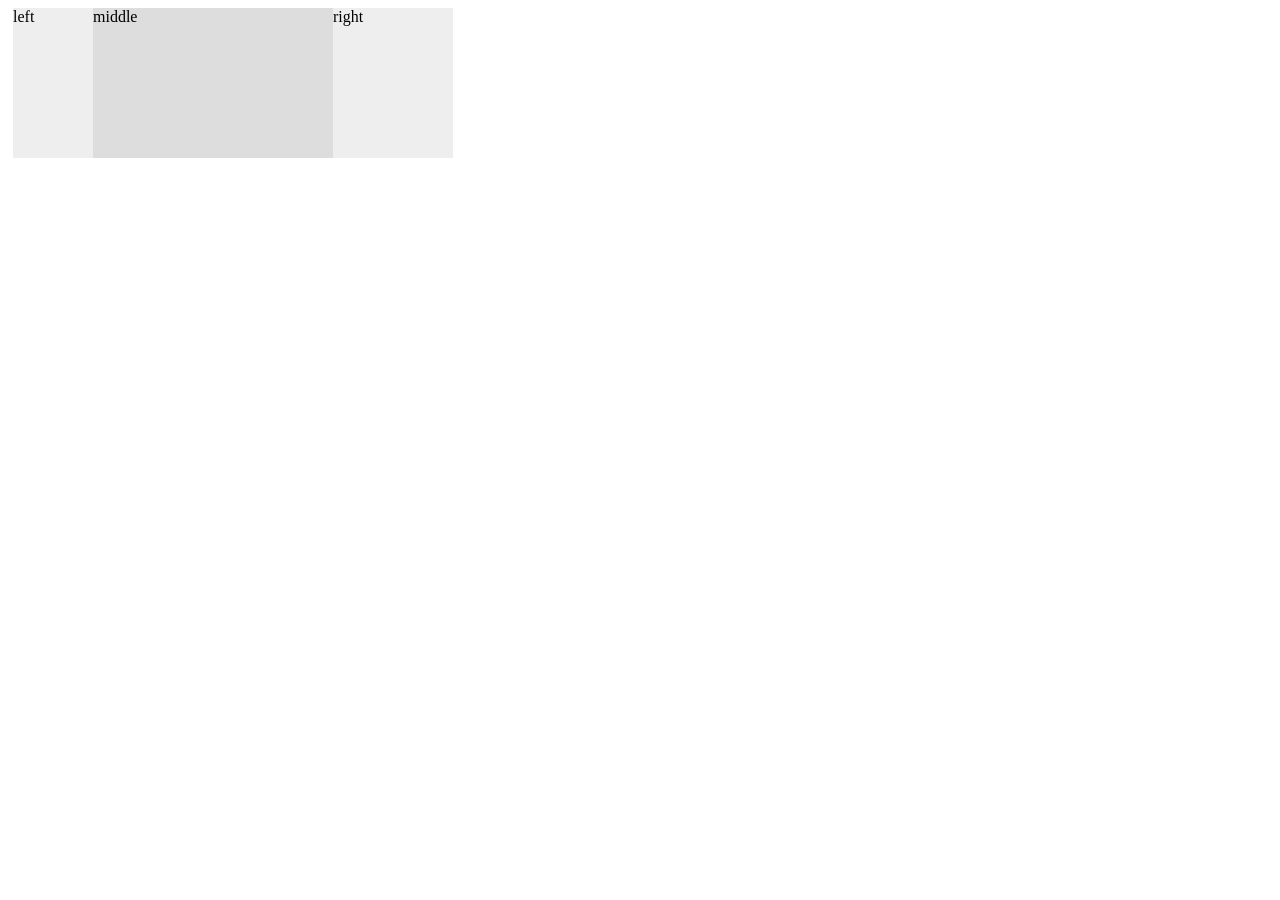
<file: 003.html>
<!DOCTYPE html>
<html>
<head>
  <meta charset="utf-8">
  <meta name="viewport" content="width=device-width">
  <title>JS Bin</title>
  <link rel="stylesheet" href="003.css">

</head>
<body>
<div class="container">
		<div class="left">left</div>
		<div class="middle">middle</div>
		<div class="right">right</div>
</div>
</body>
</html>
</file>
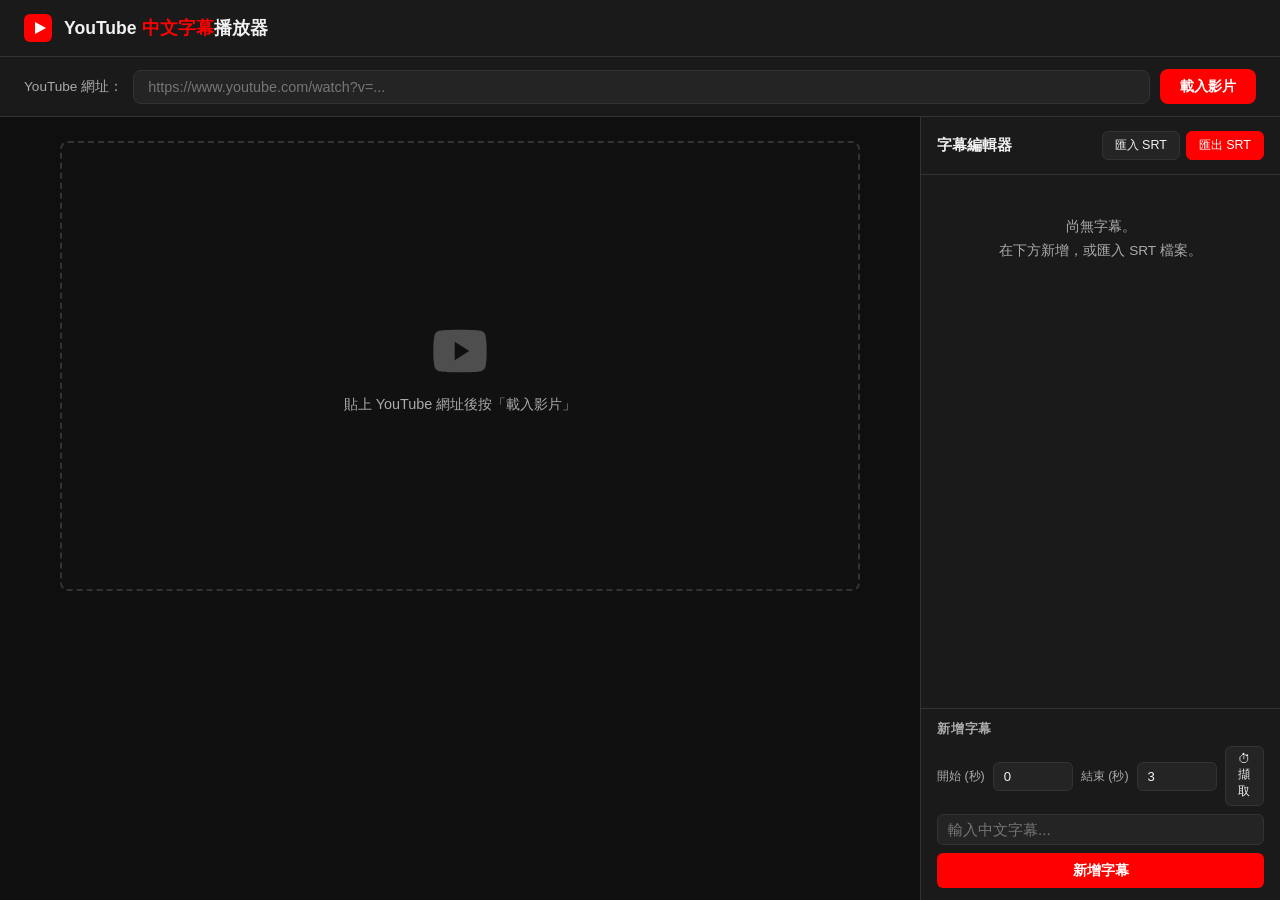
<file: subtitles.html>
<!DOCTYPE html>
<html lang="zh-TW">
<head>
  <meta charset="UTF-8" />
  <meta name="viewport" content="width=device-width, initial-scale=1.0" />
  <title>YouTube 中文字幕播放器</title>
  <style>
    *, *::before, *::after { box-sizing: border-box; margin: 0; padding: 0; }

    :root {
      --bg: #0f0f0f;
      --surface: #1a1a1a;
      --surface2: #242424;
      --primary: #ff0000;
      --primary-dark: #cc0000;
      --text: #f1f1f1;
      --muted: #aaaaaa;
      --border: #333;
      --radius: 8px;
    }

    body {
      font-family: -apple-system, BlinkMacSystemFont, 'Segoe UI', 'PingFang TC',
                   'Noto Sans TC', sans-serif;
      background: var(--bg);
      color: var(--text);
      min-height: 100dvh;
      display: flex;
      flex-direction: column;
    }

    header {
      background: var(--surface);
      border-bottom: 1px solid var(--border);
      padding: 14px 24px;
      display: flex;
      align-items: center;
      gap: 12px;
    }
    header h1 {
      font-size: 1.1rem;
      font-weight: 700;
      color: var(--text);
    }
    header h1 span { color: var(--primary); }

    /* ── URL input bar ── */
    .url-bar {
      background: var(--surface);
      border-bottom: 1px solid var(--border);
      padding: 12px 24px;
      display: flex;
      gap: 10px;
      align-items: center;
      flex-wrap: wrap;
    }
    .url-bar label { color: var(--muted); font-size: .85rem; white-space: nowrap; }
    .url-bar input {
      flex: 1;
      min-width: 240px;
      background: var(--surface2);
      border: 1px solid var(--border);
      border-radius: var(--radius);
      color: var(--text);
      padding: 8px 14px;
      font-size: .9rem;
      outline: none;
      transition: border-color .2s;
    }
    .url-bar input:focus { border-color: var(--primary); }
    .url-bar button {
      background: var(--primary);
      color: #fff;
      border: none;
      border-radius: var(--radius);
      padding: 8px 20px;
      font-size: .9rem;
      font-weight: 600;
      cursor: pointer;
      white-space: nowrap;
      transition: background .2s;
    }
    .url-bar button:hover { background: var(--primary-dark); }

    /* ── Main layout ── */
    main {
      flex: 1;
      display: flex;
      gap: 0;
      overflow: hidden;
    }

    /* ── Video panel ── */
    .video-panel {
      flex: 1;
      display: flex;
      flex-direction: column;
      align-items: center;
      padding: 24px;
      gap: 16px;
      overflow-y: auto;
    }

    .player-wrapper {
      position: relative;
      width: 100%;
      max-width: 800px;
      aspect-ratio: 16 / 9;
      background: #000;
      border-radius: var(--radius);
      overflow: hidden;
      box-shadow: 0 8px 32px rgba(0,0,0,.6);
    }

    #yt-player {
      position: absolute;
      inset: 0;
      width: 100%;
      height: 100%;
    }

    /* ── Subtitle overlay ── */
    .subtitle-overlay {
      position: absolute;
      bottom: 48px;
      left: 50%;
      transform: translateX(-50%);
      width: 90%;
      text-align: center;
      pointer-events: none;
      z-index: 10;
    }
    .subtitle-text {
      display: inline-block;
      background: rgba(0, 0, 0, .75);
      color: #fff;
      font-size: clamp(1rem, 2.5vw, 1.5rem);
      font-weight: 500;
      line-height: 1.5;
      padding: 6px 14px;
      border-radius: 4px;
      letter-spacing: .03em;
      transition: opacity .15s;
    }
    .subtitle-text:empty { display: none; }

    /* ── Playback info bar ── */
    .time-bar {
      width: 100%;
      max-width: 800px;
      display: flex;
      align-items: center;
      gap: 12px;
      color: var(--muted);
      font-size: .8rem;
    }
    .time-bar #current-time { color: var(--text); font-weight: 600; }

    /* ── Subtitle editor panel ── */
    .editor-panel {
      width: 360px;
      min-width: 280px;
      background: var(--surface);
      border-left: 1px solid var(--border);
      display: flex;
      flex-direction: column;
      overflow: hidden;
    }

    .editor-header {
      padding: 14px 16px;
      border-bottom: 1px solid var(--border);
      display: flex;
      justify-content: space-between;
      align-items: center;
      gap: 8px;
      flex-wrap: wrap;
    }
    .editor-header h2 { font-size: .95rem; font-weight: 700; }

    .editor-actions {
      display: flex;
      gap: 6px;
    }
    .btn-sm {
      background: var(--surface2);
      color: var(--text);
      border: 1px solid var(--border);
      border-radius: 6px;
      padding: 5px 12px;
      font-size: .78rem;
      cursor: pointer;
      transition: background .2s, border-color .2s;
    }
    .btn-sm:hover { background: #333; border-color: #555; }
    .btn-sm.accent {
      background: var(--primary);
      border-color: var(--primary);
      color: #fff;
    }
    .btn-sm.accent:hover { background: var(--primary-dark); border-color: var(--primary-dark); }

    /* ── Subtitle list ── */
    .subtitle-list {
      flex: 1;
      overflow-y: auto;
      padding: 8px;
      display: flex;
      flex-direction: column;
      gap: 6px;
    }

    .sub-entry {
      background: var(--surface2);
      border: 1px solid var(--border);
      border-radius: 6px;
      padding: 8px 10px;
      display: grid;
      grid-template-columns: 1fr 1fr auto;
      gap: 4px 8px;
      align-items: center;
      transition: border-color .2s;
    }
    .sub-entry:hover { border-color: #555; }
    .sub-entry.active { border-color: var(--primary); }

    .sub-entry input[type="text"] {
      background: transparent;
      border: none;
      color: var(--text);
      font-size: .8rem;
      width: 100%;
      outline: none;
      font-family: inherit;
    }
    .sub-entry input[type="text"]::placeholder { color: var(--muted); }

    .time-inputs {
      grid-column: 1 / 3;
      display: flex;
      gap: 4px;
      align-items: center;
    }
    .time-inputs label { color: var(--muted); font-size: .72rem; white-space: nowrap; }
    .time-inputs input[type="number"] {
      background: var(--bg);
      border: 1px solid var(--border);
      border-radius: 4px;
      color: var(--text);
      padding: 3px 6px;
      font-size: .78rem;
      width: 68px;
      outline: none;
    }
    .time-inputs input[type="number"]:focus { border-color: var(--primary); }

    .chinese-input {
      grid-column: 1 / 3;
    }
    .chinese-input input {
      background: var(--bg);
      border: 1px solid var(--border);
      border-radius: 4px;
      color: var(--text);
      padding: 5px 8px;
      font-size: .95rem;
      width: 100%;
      outline: none;
      font-family: 'PingFang TC', 'Noto Sans TC', sans-serif;
    }
    .chinese-input input:focus { border-color: var(--primary); }

    .del-btn {
      background: transparent;
      border: 1px solid transparent;
      border-radius: 4px;
      color: var(--muted);
      cursor: pointer;
      padding: 4px 6px;
      font-size: 1rem;
      line-height: 1;
      grid-row: 1;
      grid-column: 3;
      align-self: start;
      transition: color .2s, border-color .2s;
    }
    .del-btn:hover { color: var(--primary); border-color: var(--primary); }

    /* ── Add entry form ── */
    .add-form {
      border-top: 1px solid var(--border);
      padding: 12px 16px;
      display: flex;
      flex-direction: column;
      gap: 8px;
    }
    .add-form h3 { font-size: .8rem; color: var(--muted); text-transform: uppercase; letter-spacing: .06em; }

    .add-form .row { display: flex; gap: 8px; align-items: center; }
    .add-form label { color: var(--muted); font-size: .78rem; white-space: nowrap; }
    .add-form input[type="number"] {
      background: var(--surface2);
      border: 1px solid var(--border);
      border-radius: 6px;
      color: var(--text);
      padding: 6px 10px;
      font-size: .82rem;
      width: 80px;
      outline: none;
    }
    .add-form input[type="number"]:focus { border-color: var(--primary); }
    .add-form input[type="text"] {
      background: var(--surface2);
      border: 1px solid var(--border);
      border-radius: 6px;
      color: var(--text);
      padding: 6px 10px;
      font-size: .95rem;
      flex: 1;
      outline: none;
      font-family: 'PingFang TC', 'Noto Sans TC', sans-serif;
    }
    .add-form input[type="text"]:focus { border-color: var(--primary); }
    .add-form .btn-add {
      background: var(--primary);
      color: #fff;
      border: none;
      border-radius: 6px;
      padding: 8px 0;
      font-size: .88rem;
      font-weight: 600;
      cursor: pointer;
      width: 100%;
      transition: background .2s;
    }
    .add-form .btn-add:hover { background: var(--primary-dark); }

    /* ── Import / Export modal ── */
    .modal-backdrop {
      display: none;
      position: fixed;
      inset: 0;
      background: rgba(0,0,0,.7);
      z-index: 100;
      align-items: center;
      justify-content: center;
    }
    .modal-backdrop.open { display: flex; }
    .modal {
      background: var(--surface);
      border: 1px solid var(--border);
      border-radius: var(--radius);
      padding: 20px;
      width: 90%;
      max-width: 560px;
      display: flex;
      flex-direction: column;
      gap: 12px;
    }
    .modal h3 { font-size: 1rem; }
    .modal textarea {
      background: var(--bg);
      border: 1px solid var(--border);
      border-radius: 6px;
      color: var(--text);
      padding: 10px;
      font-size: .82rem;
      font-family: monospace;
      resize: vertical;
      min-height: 180px;
      outline: none;
      width: 100%;
    }
    .modal textarea:focus { border-color: var(--primary); }
    .modal p.hint { font-size: .78rem; color: var(--muted); line-height: 1.6; }
    .modal .modal-actions { display: flex; gap: 8px; justify-content: flex-end; }

    /* ── Empty state ── */
    .empty-state {
      text-align: center;
      color: var(--muted);
      padding: 32px 16px;
      font-size: .85rem;
      line-height: 1.8;
    }

    /* ── Placeholder video screen ── */
    .placeholder-screen {
      width: 100%;
      max-width: 800px;
      aspect-ratio: 16 / 9;
      background: #111;
      border-radius: var(--radius);
      border: 2px dashed var(--border);
      display: flex;
      flex-direction: column;
      align-items: center;
      justify-content: center;
      gap: 12px;
      color: var(--muted);
    }
    .placeholder-screen svg { width: 64px; height: 64px; opacity: .4; }
    .placeholder-screen p { font-size: .9rem; }

    /* ── Scrollbar ── */
    ::-webkit-scrollbar { width: 6px; }
    ::-webkit-scrollbar-track { background: transparent; }
    ::-webkit-scrollbar-thumb { background: var(--border); border-radius: 3px; }

    /* ── Responsive ── */
    @media (max-width: 700px) {
      main { flex-direction: column; }
      .editor-panel { width: 100%; border-left: none; border-top: 1px solid var(--border); max-height: 50vh; }
    }
  </style>
</head>
<body>

<header>
  <svg width="28" height="28" viewBox="0 0 28 28" fill="none">
    <rect width="28" height="28" rx="6" fill="#ff0000"/>
    <polygon points="11,8 22,14 11,20" fill="#fff"/>
  </svg>
  <h1>YouTube <span>中文字幕</span>播放器</h1>
</header>

<!-- URL bar -->
<div class="url-bar">
  <label for="yt-url">YouTube 網址：</label>
  <input id="yt-url" type="text" placeholder="https://www.youtube.com/watch?v=..." />
  <button id="load-btn">載入影片</button>
</div>

<main>
  <!-- Left: video + subtitle overlay -->
  <div class="video-panel">
    <div id="placeholder" class="placeholder-screen">
      <svg viewBox="0 0 24 24" fill="currentColor">
        <path d="M21.582 6.186A2.506 2.506 0 0 0 19.8 4.41C18.252 4 12 4 12 4s-6.252 0-7.8.41A2.506 2.506 0 0 0 2.418 6.186 26.352 26.352 0 0 0 2 12a26.352 26.352 0 0 0 .418 5.814A2.506 2.506 0 0 0 4.2 19.59C5.748 20 12 20 12 20s6.252 0 7.8-.41a2.506 2.506 0 0 0 1.782-1.776A26.352 26.352 0 0 0 22 12a26.352 26.352 0 0 0-.418-5.814z"/>
        <polygon points="10 15.5 15.5 12 10 8.5" fill="#0f0f0f"/>
      </svg>
      <p>貼上 YouTube 網址後按「載入影片」</p>
    </div>

    <div class="player-wrapper" id="player-wrapper" style="display:none">
      <div id="yt-player"></div>
      <div class="subtitle-overlay">
        <div class="subtitle-text" id="sub-display"></div>
      </div>
    </div>

    <div class="time-bar" id="time-bar" style="display:none">
      <span>目前時間：</span>
      <span id="current-time">0.0s</span>
      <span style="margin-left:auto;">字幕數量：<span id="sub-count">0</span></span>
    </div>
  </div>

  <!-- Right: subtitle editor -->
  <aside class="editor-panel">
    <div class="editor-header">
      <h2>字幕編輯器</h2>
      <div class="editor-actions">
        <button class="btn-sm" id="import-btn">匯入 SRT</button>
        <button class="btn-sm accent" id="export-btn">匯出 SRT</button>
      </div>
    </div>

    <div class="subtitle-list" id="subtitle-list">
      <div class="empty-state">
        尚無字幕。<br>在下方新增，或匯入 SRT 檔案。
      </div>
    </div>

    <!-- Add new subtitle form -->
    <div class="add-form">
      <h3>新增字幕</h3>
      <div class="row">
        <label>開始 (秒)</label>
        <input type="number" id="new-start" value="0" min="0" step="0.1" />
        <label>結束 (秒)</label>
        <input type="number" id="new-end" value="3" min="0" step="0.1" />
        <button class="btn-sm" id="capture-btn" title="擷取目前影片時間">⏱ 擷取</button>
      </div>
      <div class="row">
        <input type="text" id="new-text" placeholder="輸入中文字幕..." />
      </div>
      <button class="btn-add" id="add-btn">新增字幕</button>
    </div>
  </aside>
</main>

<!-- Import modal -->
<div class="modal-backdrop" id="import-modal">
  <div class="modal">
    <h3>匯入 SRT 字幕檔</h3>
    <p class="hint">
      貼上 SRT 格式內容，或拖放 .srt 檔案至此視窗。<br>
      格式範例：<br>
      1<br>
      00:00:01,000 --&gt; 00:00:04,000<br>
      你好，歡迎收看。
    </p>
    <textarea id="import-text" placeholder="在此貼上 SRT 內容..."></textarea>
    <div class="modal-actions">
      <button class="btn-sm" id="import-cancel">取消</button>
      <button class="btn-sm accent" id="import-confirm">匯入</button>
    </div>
  </div>
</div>

<!-- Export modal -->
<div class="modal-backdrop" id="export-modal">
  <div class="modal">
    <h3>匯出 SRT 字幕檔</h3>
    <textarea id="export-text" readonly></textarea>
    <div class="modal-actions">
      <button class="btn-sm" id="export-copy">複製到剪貼簿</button>
      <button class="btn-sm accent" id="export-download">下載 .srt</button>
      <button class="btn-sm" id="export-close">關閉</button>
    </div>
  </div>
</div>

<script>
  /* ── State ── */
  let subtitles = []; // { id, start, end, text }
  let nextId = 1;
  let player = null;
  let rafId = null;

  /* ── YouTube IFrame API ── */
  window.onYouTubeIframeAPIReady = function () {
    // API ready; player created on video load
  };

  const tag = document.createElement('script');
  tag.src = 'https://www.youtube.com/iframe_api';
  document.head.appendChild(tag);

  /* ── Helpers ── */
  function extractVideoId(url) {
    try {
      const u = new URL(url);
      if (u.hostname.includes('youtu.be')) return u.pathname.slice(1).split('?')[0];
      return u.searchParams.get('v') || null;
    } catch {
      return null;
    }
  }

  function secsToSrtTime(s) {
    const h = Math.floor(s / 3600);
    const m = Math.floor((s % 3600) / 60);
    const sec = Math.floor(s % 60);
    const ms = Math.round((s % 1) * 1000);
    return `${String(h).padStart(2,'0')}:${String(m).padStart(2,'0')}:${String(sec).padStart(2,'0')},${String(ms).padStart(3,'0')}`;
  }

  function srtTimeToSecs(t) {
    const [hms, ms] = t.split(',');
    const [h, m, s] = hms.split(':').map(Number);
    return h * 3600 + m * 60 + s + (parseInt(ms || 0, 10) / 1000);
  }

  function parseSrt(raw) {
    const blocks = raw.trim().split(/\n\s*\n/);
    const result = [];
    for (const block of blocks) {
      const lines = block.trim().split('\n');
      if (lines.length < 3) continue;
      const timeLine = lines[1];
      const match = timeLine.match(/(\d{2}:\d{2}:\d{2},\d{3})\s*-->\s*(\d{2}:\d{2}:\d{2},\d{3})/);
      if (!match) continue;
      const start = srtTimeToSecs(match[1]);
      const end   = srtTimeToSecs(match[2]);
      const text  = lines.slice(2).join('\n').trim();
      result.push({ id: nextId++, start, end, text });
    }
    return result;
  }

  function buildSrt(subs) {
    return subs
      .slice()
      .sort((a, b) => a.start - b.start)
      .map((s, i) =>
        `${i + 1}\n${secsToSrtTime(s.start)} --> ${secsToSrtTime(s.end)}\n${s.text}`
      )
      .join('\n\n');
  }

  /* ── Subtitle list rendering ── */
  function renderList() {
    const list = document.getElementById('subtitle-list');
    const sorted = subtitles.slice().sort((a, b) => a.start - b.start);
    document.getElementById('sub-count').textContent = sorted.length;

    if (sorted.length === 0) {
      list.innerHTML = '<div class="empty-state">尚無字幕。<br>在下方新增，或匯入 SRT 檔案。</div>';
      return;
    }

    list.innerHTML = '';
    for (const sub of sorted) {
      const div = document.createElement('div');
      div.className = 'sub-entry';
      div.dataset.id = sub.id;
      div.innerHTML = `
        <div class="time-inputs" style="grid-column:1/3">
          <label>開始</label>
          <input type="number" class="start-in" value="${sub.start.toFixed(2)}" min="0" step="0.1" data-id="${sub.id}" />
          <label>結束</label>
          <input type="number" class="end-in" value="${sub.end.toFixed(2)}" min="0" step="0.1" data-id="${sub.id}" />
        </div>
        <button class="del-btn" data-id="${sub.id}">✕</button>
        <div class="chinese-input" style="grid-column:1/4">
          <input type="text" class="text-in" value="${sub.text}" placeholder="中文字幕..." data-id="${sub.id}" />
        </div>
      `;
      list.appendChild(div);
    }
  }

  /* ── Playback loop: update subtitle overlay ── */
  function tick() {
    if (!player || typeof player.getCurrentTime !== 'function') {
      rafId = requestAnimationFrame(tick);
      return;
    }
    const t = player.getCurrentTime();
    document.getElementById('current-time').textContent = t.toFixed(1) + 's';

    // Find active subtitle
    const active = subtitles.find(s => t >= s.start && t <= s.end);
    const display = document.getElementById('sub-display');
    display.textContent = active ? active.text : '';

    // Highlight active entry in editor
    document.querySelectorAll('.sub-entry').forEach(el => {
      el.classList.toggle('active', el.dataset.id === String(active?.id));
      if (el.dataset.id === String(active?.id)) {
        el.scrollIntoView({ block: 'nearest', behavior: 'smooth' });
      }
    });

    rafId = requestAnimationFrame(tick);
  }

  /* ── Load video ── */
  document.getElementById('load-btn').addEventListener('click', () => {
    const url = document.getElementById('yt-url').value.trim();
    const vid = extractVideoId(url);
    if (!vid) {
      alert('請輸入有效的 YouTube 網址。');
      return;
    }

    document.getElementById('placeholder').style.display = 'none';
    document.getElementById('player-wrapper').style.display = 'block';
    document.getElementById('time-bar').style.display = 'flex';

    if (rafId) cancelAnimationFrame(rafId);

    if (player) {
      player.loadVideoById(vid);
    } else {
      player = new YT.Player('yt-player', {
        videoId: vid,
        playerVars: { rel: 0, modestbranding: 1 },
        events: {
          onReady: () => { tick(); }
        }
      });
    }
  });

  /* Enter key on URL input */
  document.getElementById('yt-url').addEventListener('keydown', e => {
    if (e.key === 'Enter') document.getElementById('load-btn').click();
  });

  /* ── Add subtitle ── */
  document.getElementById('add-btn').addEventListener('click', () => {
    const start = parseFloat(document.getElementById('new-start').value);
    const end   = parseFloat(document.getElementById('new-end').value);
    const text  = document.getElementById('new-text').value.trim();
    if (!text) { alert('請輸入字幕文字。'); return; }
    if (isNaN(start) || isNaN(end) || end <= start) {
      alert('請確認開始時間小於結束時間。');
      return;
    }
    subtitles.push({ id: nextId++, start, end, text });
    document.getElementById('new-text').value = '';
    document.getElementById('new-start').value = end;
    document.getElementById('new-end').value   = (end + 3).toFixed(1);
    renderList();
  });

  /* ── Capture current time ── */
  document.getElementById('capture-btn').addEventListener('click', () => {
    if (!player || typeof player.getCurrentTime !== 'function') return;
    const t = player.getCurrentTime();
    const startIn = document.getElementById('new-start');
    const endIn   = document.getElementById('new-end');
    const dur = parseFloat(endIn.value) - parseFloat(startIn.value);
    startIn.value = t.toFixed(2);
    endIn.value   = (t + (isNaN(dur) || dur <= 0 ? 3 : dur)).toFixed(2);
  });

  /* ── Edit / delete via event delegation ── */
  document.getElementById('subtitle-list').addEventListener('change', e => {
    const id = parseInt(e.target.dataset.id, 10);
    const sub = subtitles.find(s => s.id === id);
    if (!sub) return;
    if (e.target.classList.contains('start-in')) sub.start = parseFloat(e.target.value);
    if (e.target.classList.contains('end-in'))   sub.end   = parseFloat(e.target.value);
    if (e.target.classList.contains('text-in'))  sub.text  = e.target.value;
  });

  document.getElementById('subtitle-list').addEventListener('click', e => {
    if (e.target.classList.contains('del-btn')) {
      const id = parseInt(e.target.dataset.id, 10);
      subtitles = subtitles.filter(s => s.id !== id);
      renderList();
    }
  });

  /* ── Import SRT ── */
  document.getElementById('import-btn').addEventListener('click', () => {
    document.getElementById('import-modal').classList.add('open');
  });
  document.getElementById('import-cancel').addEventListener('click', () => {
    document.getElementById('import-modal').classList.remove('open');
  });
  document.getElementById('import-confirm').addEventListener('click', () => {
    const raw = document.getElementById('import-text').value;
    const parsed = parseSrt(raw);
    if (parsed.length === 0) { alert('無法解析 SRT 格式，請確認格式正確。'); return; }
    subtitles = [...subtitles, ...parsed];
    renderList();
    document.getElementById('import-modal').classList.remove('open');
    document.getElementById('import-text').value = '';
  });

  /* Drag-and-drop SRT onto import modal */
  document.getElementById('import-modal').addEventListener('dragover', e => e.preventDefault());
  document.getElementById('import-modal').addEventListener('drop', e => {
    e.preventDefault();
    const file = e.dataTransfer.files[0];
    if (!file) return;
    const reader = new FileReader();
    reader.onload = ev => { document.getElementById('import-text').value = ev.target.result; };
    reader.readAsText(file, 'UTF-8');
  });

  /* ── Export SRT ── */
  document.getElementById('export-btn').addEventListener('click', () => {
    document.getElementById('export-text').value = buildSrt(subtitles);
    document.getElementById('export-modal').classList.add('open');
  });
  document.getElementById('export-close').addEventListener('click', () => {
    document.getElementById('export-modal').classList.remove('open');
  });
  document.getElementById('export-copy').addEventListener('click', () => {
    navigator.clipboard.writeText(document.getElementById('export-text').value)
      .then(() => alert('已複製到剪貼簿！'));
  });
  document.getElementById('export-download').addEventListener('click', () => {
    const blob = new Blob([document.getElementById('export-text').value], { type: 'text/plain;charset=utf-8' });
    const a = document.createElement('a');
    a.href = URL.createObjectURL(blob);
    a.download = 'subtitles.srt';
    a.click();
  });

  /* ── Keyboard: close modals with Escape ── */
  document.addEventListener('keydown', e => {
    if (e.key === 'Escape') {
      document.getElementById('import-modal').classList.remove('open');
      document.getElementById('export-modal').classList.remove('open');
    }
  });

  /* Initial render */
  renderList();
</script>
</body>
</html>
</file>
<file: 003.css>
.container {
    height: 150px;
    display: flex;
    // your code here
  }
  
  .left {
    background-color: #eee;
    align-items: stretch;
    width: 80px;
    // your code here
  }
  .middle {
    background-color: #ddd;
    width: 240px;
    // your code here
  }
  .right {
    background-color: #eee;
    visibility: hidden;
    // your code here
  }
  
  @media (width <= 40px) {
    .left {
      width: 40px;
    }
    .middle {
      align-items: stretch;
    }
  }
  
  @media (width > 120px) {
    .right {
      visibility: visible;
      width: 120px;
    }
    .container {
      padding-left: 5px;
      padding-right: 5px;
    }
  }
</file>
